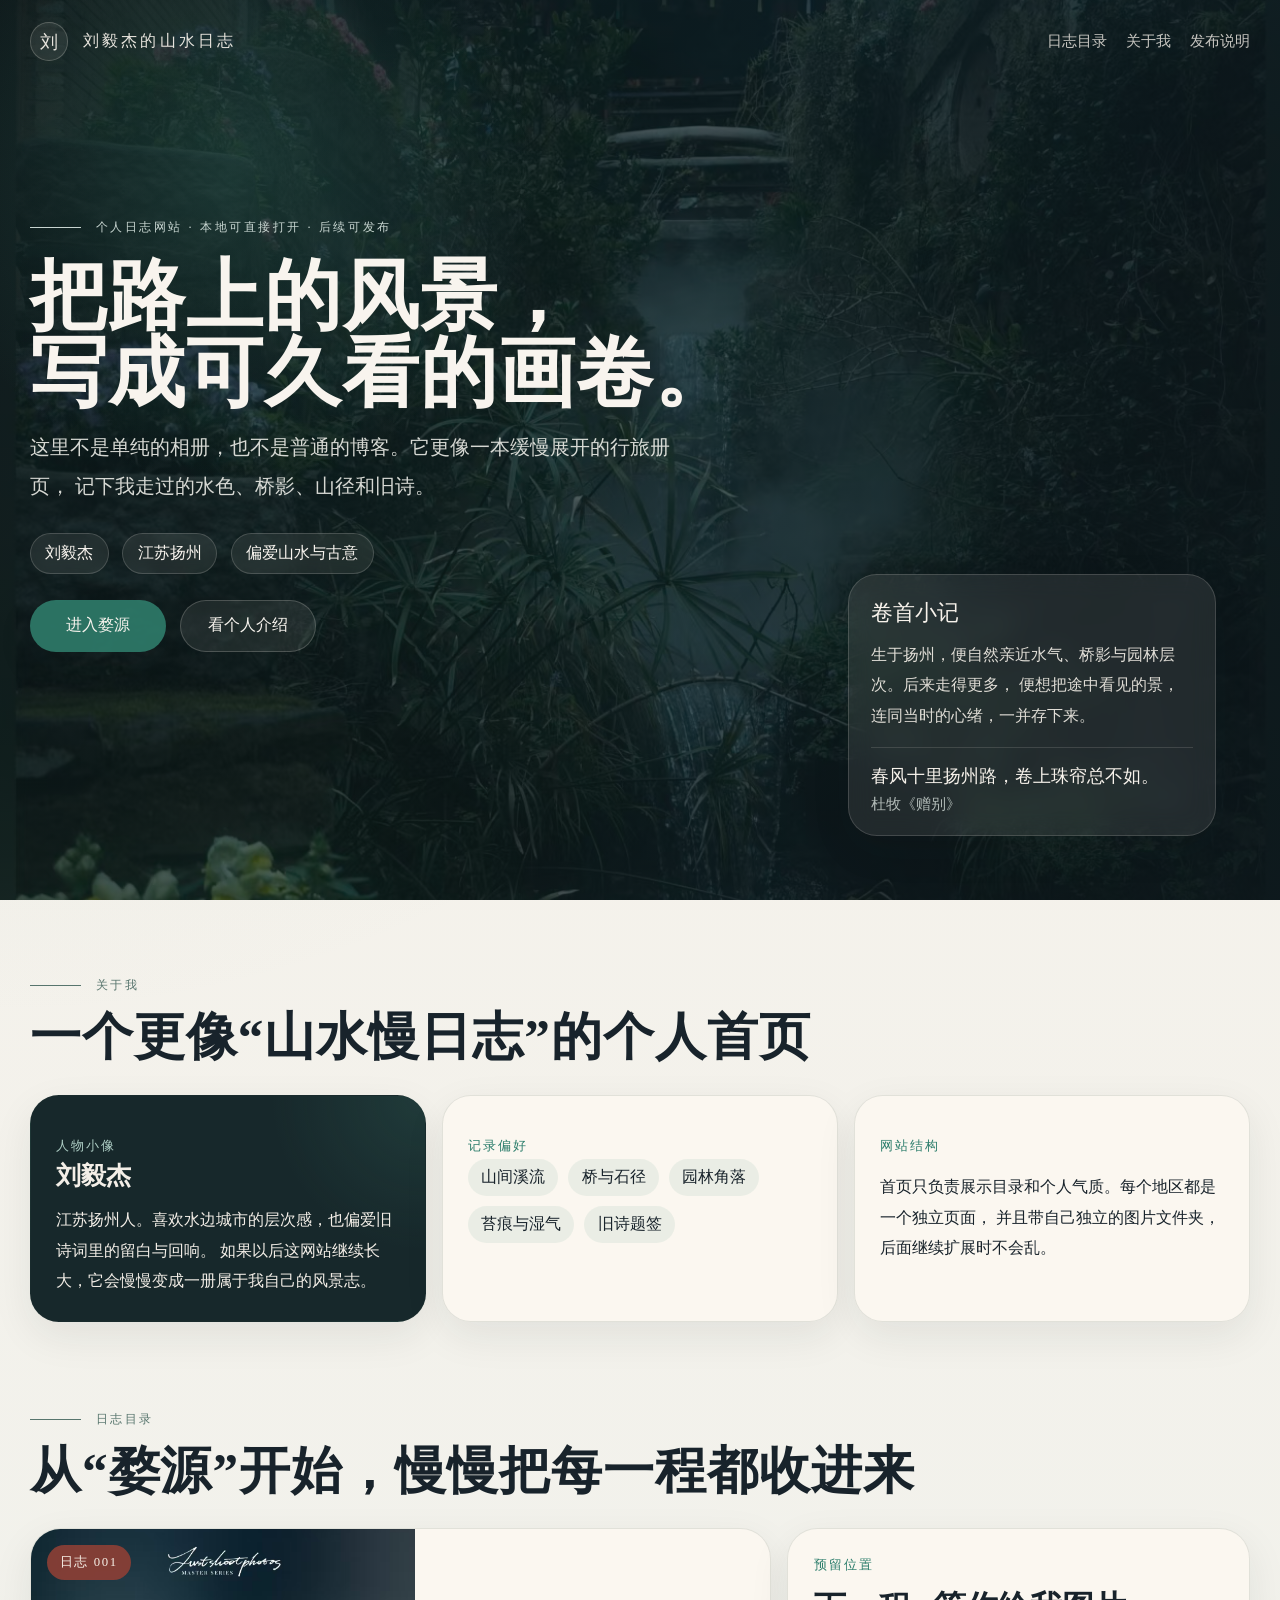
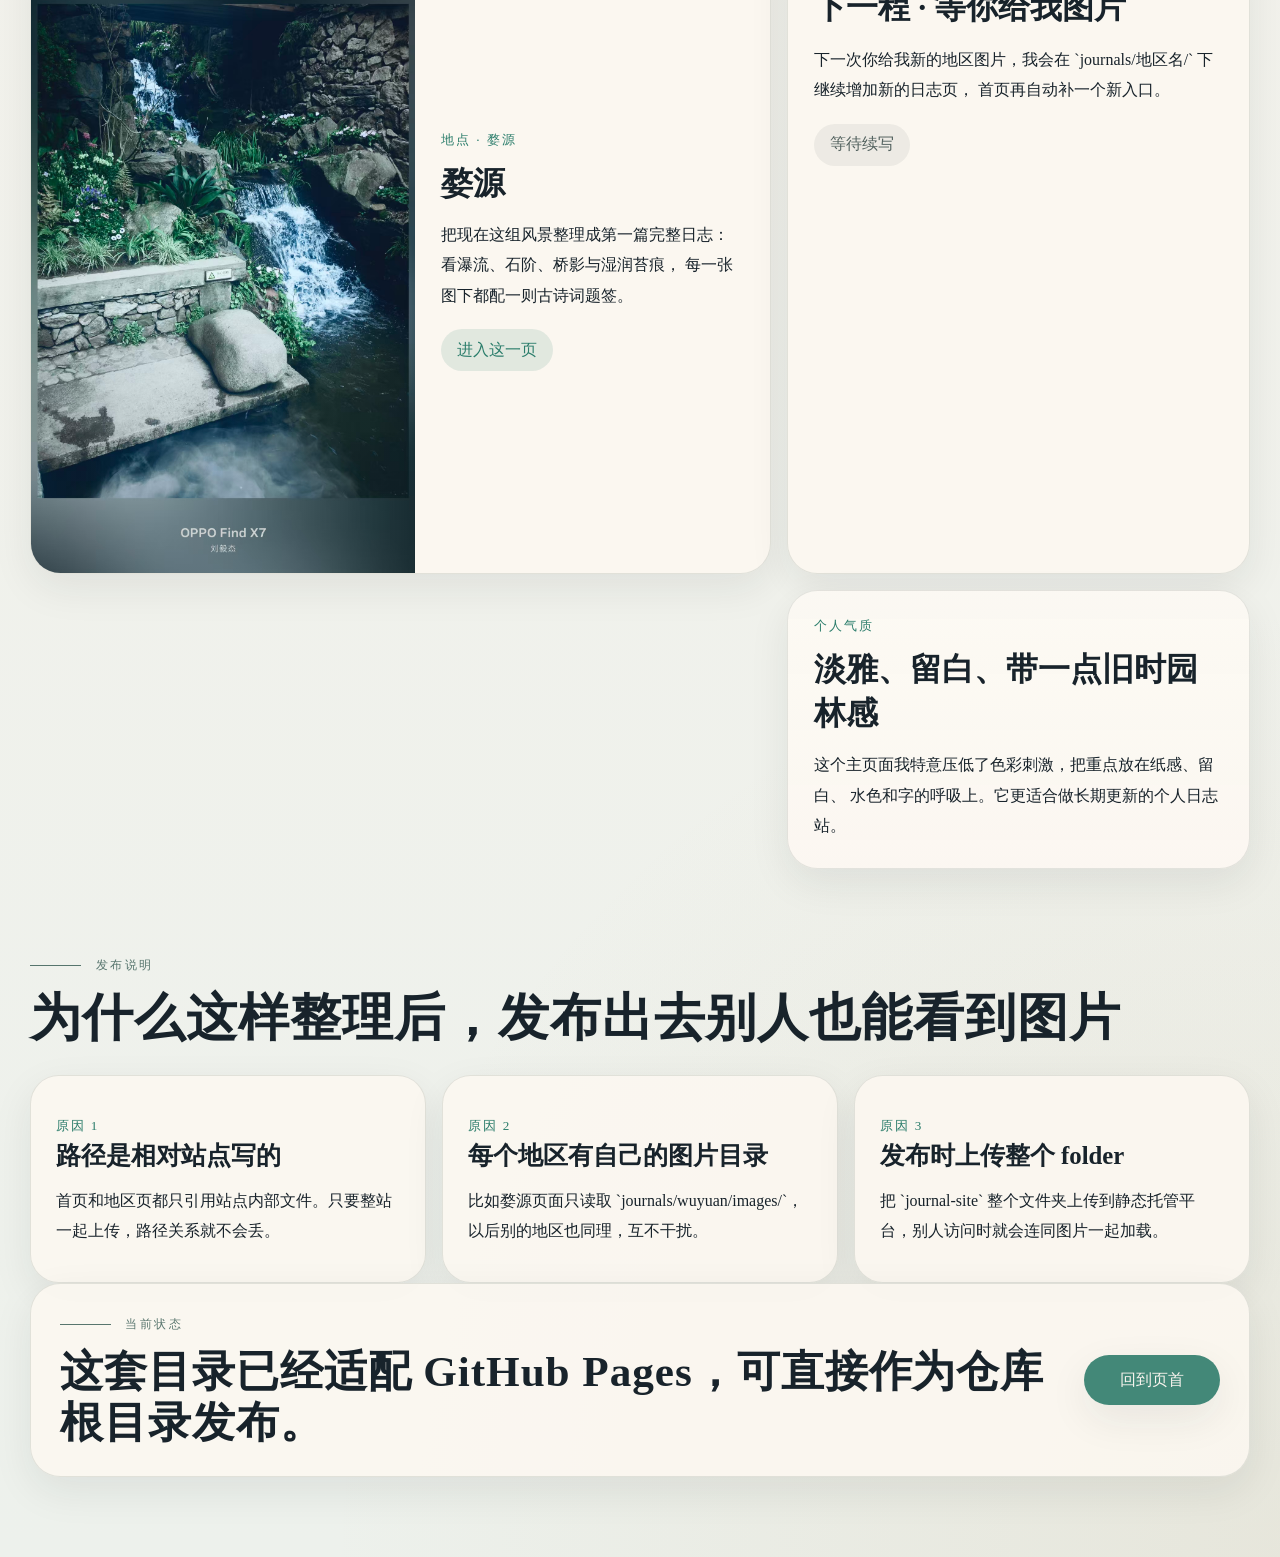
<file: docs/index.html>
<!DOCTYPE html>
<html lang="zh-CN">
<head>
  <meta charset="UTF-8">
  <meta name="viewport" content="width=device-width, initial-scale=1.0">
  <title>刘毅杰的山水日志</title>
  <meta name="description" content="刘毅杰的个人风景日志网站。按地区归档，每一程都有独立页面与独立图片目录。">
  <link rel="stylesheet" href="./assets/css/styles.css">
</head>
<body class="page-home">
  <div class="shell">
    <header class="home-hero" id="top">
      <div class="home-hero__media">
        <img src="./journals/wuyuan/images/9c4d5aaa5c60fa4592ce452924a877e1.jpg" alt="雾气缭绕的溪谷与花木">
      </div>
      <div class="home-hero__wash"></div>

      <nav class="topbar">
        <a class="brand" href="#top">
          <span class="brand__mark">刘</span>
          <span class="brand__text">刘毅杰的山水日志</span>
        </a>
        <div class="topbar__links">
          <a href="#journals">日志目录</a>
          <a href="#about">关于我</a>
          <a href="#publish">发布说明</a>
        </div>
      </nav>

      <div class="home-hero__content">
        <span class="eyebrow" data-reveal>个人日志网站 · 本地可直接打开 · 后续可发布</span>
        <h1 data-reveal>把路上的风景，<br>写成可久看的画卷。</h1>
        <p class="home-hero__lead" data-reveal>
          这里不是单纯的相册，也不是普通的博客。它更像一本缓慢展开的行旅册页，
          记下我走过的水色、桥影、山径和旧诗。
        </p>

        <div class="hero-pills" data-reveal>
          <span>刘毅杰</span>
          <span>江苏扬州</span>
          <span>偏爱山水与古意</span>
        </div>

        <div class="hero-actions" data-reveal>
          <a class="button button--solid" href="./journals/wuyuan/index.html">进入婺源</a>
          <a class="button button--ghost" href="#about">看个人介绍</a>
        </div>
      </div>

      <aside class="home-hero__aside card card--glass" data-reveal>
        <p class="home-hero__aside-title">卷首小记</p>
        <p class="home-hero__aside-body">
          生于扬州，便自然亲近水气、桥影与园林层次。后来走得更多，
          便想把途中看见的景，连同当时的心绪，一并存下来。
        </p>
        <div class="home-hero__aside-poem">
          <p>春风十里扬州路，卷上珠帘总不如。</p>
          <span>杜牧《赠别》</span>
        </div>
      </aside>
    </header>

    <main class="main">
      <section class="section section--intro" id="about">
        <div class="section-header" data-reveal>
          <span class="eyebrow eyebrow--dark">关于我</span>
          <h2>一个更像“山水慢日志”的个人首页</h2>
        </div>

        <div class="profile-grid">
          <article class="card card--ink" data-reveal>
            <p class="card__meta">人物小像</p>
            <h3>刘毅杰</h3>
            <p>
              江苏扬州人。喜欢水边城市的层次感，也偏爱旧诗词里的留白与回响。
              如果以后这网站继续长大，它会慢慢变成一册属于我自己的风景志。
            </p>
          </article>

          <article class="card" data-reveal>
            <p class="card__meta">记录偏好</p>
            <ul class="tag-list">
              <li>山间溪流</li>
              <li>桥与石径</li>
              <li>园林角落</li>
              <li>苔痕与湿气</li>
              <li>旧诗题签</li>
            </ul>
          </article>

          <article class="card" data-reveal>
            <p class="card__meta">网站结构</p>
            <p>
              首页只负责展示目录和个人气质。每个地区都是一个独立页面，
              并且带自己独立的图片文件夹，后面继续扩展时不会乱。
            </p>
          </article>
        </div>
      </section>

      <section class="section" id="journals">
        <div class="section-header" data-reveal>
          <span class="eyebrow eyebrow--dark">日志目录</span>
          <h2>从“婺源”开始，慢慢把每一程都收进来</h2>
        </div>

        <div class="journal-grid">
          <article class="journal-entry journal-entry--feature" data-reveal>
            <a class="journal-entry__link" href="./journals/wuyuan/index.html">
              <div class="journal-entry__media">
                <img src="./journals/wuyuan/images/7fb3eca7ce73eb7d956327c5b2d6e4e3.jpg" alt="婺源水景与石岸">
                <span class="journal-entry__stamp">日志 001</span>
              </div>
              <div class="journal-entry__body">
                <p class="journal-entry__meta">地点 · 婺源</p>
                <h3>婺源</h3>
                <p>
                  把现在这组风景整理成第一篇完整日志：看瀑流、石阶、桥影与湿润苔痕，
                  每一张图下都配一则古诗词题签。
                </p>
                <span class="journal-entry__cta">进入这一页</span>
              </div>
            </a>
          </article>

          <article class="journal-entry journal-entry--soft" data-reveal>
            <div class="journal-entry__body">
              <p class="journal-entry__meta">预留位置</p>
              <h3>下一程 · 等你给我图片</h3>
              <p>
                下一次你给我新的地区图片，我会在 `journals/地区名/` 下继续增加新的日志页，
                首页再自动补一个新入口。
              </p>
              <span class="journal-entry__cta journal-entry__cta--muted">等待续写</span>
            </div>
          </article>

          <article class="journal-entry journal-entry--quote" data-reveal>
            <div class="journal-entry__body">
              <p class="journal-entry__meta">个人气质</p>
              <h3>淡雅、留白、带一点旧时园林感</h3>
              <p>
                这个主页面我特意压低了色彩刺激，把重点放在纸感、留白、
                水色和字的呼吸上。它更适合做长期更新的个人日志站。
              </p>
            </div>
          </article>
        </div>
      </section>

      <section class="section section--future" id="publish">
        <div class="section-header" data-reveal>
          <span class="eyebrow eyebrow--dark">发布说明</span>
          <h2>为什么这样整理后，发布出去别人也能看到图片</h2>
        </div>

        <div class="future-grid">
          <article class="card" data-reveal>
            <p class="card__meta">原因 1</p>
            <h3>路径是相对站点写的</h3>
            <p>首页和地区页都只引用站点内部文件。只要整站一起上传，路径关系就不会丢。</p>
          </article>
          <article class="card" data-reveal>
            <p class="card__meta">原因 2</p>
            <h3>每个地区有自己的图片目录</h3>
            <p>比如婺源页面只读取 `journals/wuyuan/images/`，以后别的地区也同理，互不干扰。</p>
          </article>
          <article class="card" data-reveal>
            <p class="card__meta">原因 3</p>
            <h3>发布时上传整个 folder</h3>
            <p>把 `journal-site` 整个文件夹上传到静态托管平台，别人访问时就会连同图片一起加载。</p>
          </article>
        </div>

        <div class="tail-card" data-reveal>
          <div>
            <span class="eyebrow eyebrow--dark">当前状态</span>
            <h2>这套目录已经适配 GitHub Pages，可直接作为仓库根目录发布。</h2>
          </div>
          <a class="button button--solid" href="#top">回到页首</a>
        </div>
      </section>
    </main>
  </div>

  <script src="./assets/js/site.js"></script>
</body>
</html>
</file>
<file: docs/assets/css/styles.css>
:root {
  --bg: #eef1ec;
  --paper: rgba(252, 248, 241, 0.88);
  --paper-strong: #fcf7f1;
  --paper-soft: rgba(248, 245, 238, 0.74);
  --ink: #18232b;
  --ink-soft: #53625f;
  --line: rgba(41, 67, 60, 0.12);
  --jade: #2b7d6b;
  --jade-soft: #78a89c;
  --moss: #6f7c65;
  --seal: #8d4036;
  --gold: #b79763;
  --night: #17272b;
  --shadow: 0 28px 80px rgba(20, 33, 32, 0.12);
  --shadow-soft: 0 14px 40px rgba(20, 33, 32, 0.08);
  --max-width: 1220px;
}

* {
  box-sizing: border-box;
}

html {
  scroll-behavior: smooth;
}

body {
  margin: 0;
  min-width: 320px;
  color: var(--ink);
  background:
    radial-gradient(circle at top left, rgba(120, 168, 156, 0.15), transparent 30%),
    radial-gradient(circle at bottom right, rgba(183, 151, 99, 0.12), transparent 28%),
    linear-gradient(180deg, #f7f2eb 0%, #edf1ec 100%);
  font-family: "FangSong", "STFangsong", "Noto Serif SC", "Source Han Serif SC", serif;
}

body::before {
  content: "";
  position: fixed;
  inset: 0;
  pointer-events: none;
  opacity: 0.28;
  background:
    repeating-linear-gradient(
      90deg,
      rgba(255, 255, 255, 0.08) 0,
      rgba(255, 255, 255, 0.08) 1px,
      transparent 1px,
      transparent 22px
    ),
    linear-gradient(120deg, rgba(255, 255, 255, 0.22), transparent 30%);
}

img {
  display: block;
  max-width: 100%;
}

a {
  color: inherit;
  text-decoration: none;
}

button {
  font: inherit;
}

.shell {
  position: relative;
}

.topbar {
  position: relative;
  z-index: 3;
  width: min(calc(100% - 2rem), var(--max-width));
  margin: 0 auto;
  padding-top: 1.4rem;
  display: flex;
  align-items: center;
  justify-content: space-between;
}

.page-home .topbar,
.page-entry .topbar {
  color: rgba(248, 243, 236, 0.92);
}

.brand {
  display: inline-flex;
  align-items: center;
  gap: 0.9rem;
}

.brand__mark {
  width: 2.4rem;
  height: 2.4rem;
  display: inline-grid;
  place-items: center;
  border-radius: 999px;
  border: 1px solid rgba(245, 240, 230, 0.22);
  background: rgba(255, 250, 242, 0.08);
  font-family: "STKaiti", "KaiTi", serif;
  font-size: 1.15rem;
}

.brand__text {
  font-family: "STKaiti", "KaiTi", serif;
  letter-spacing: 0.2rem;
  font-size: 1rem;
}

.topbar__links {
  display: flex;
  gap: 1.2rem;
  font-size: 0.94rem;
}

.topbar__links a {
  opacity: 0.85;
  transition: opacity 180ms ease, transform 180ms ease;
}

.topbar__links a:hover {
  opacity: 1;
  transform: translateY(-1px);
}

.home-hero,
.entry-hero {
  position: relative;
  overflow: clip;
  isolation: isolate;
}

.home-hero {
  min-height: 100vh;
}

.entry-hero {
  min-height: 82vh;
}

.home-hero__media,
.home-hero__wash,
.entry-hero__media,
.entry-hero__wash {
  position: absolute;
  inset: 0;
}

.home-hero__media img,
.entry-hero__media img {
  width: 100%;
  height: 100%;
  object-fit: cover;
  filter: saturate(0.82) brightness(0.78);
}

.home-hero__media img {
  object-position: 50% 36%;
  transform: scale(1.03);
}

.entry-hero__media img {
  object-position: 50% 40%;
}

.home-hero__wash {
  background:
    radial-gradient(circle at 18% 20%, rgba(71, 153, 132, 0.22), transparent 24%),
    linear-gradient(120deg, rgba(12, 23, 25, 0.84) 0%, rgba(16, 28, 31, 0.56) 46%, rgba(14, 25, 30, 0.82) 100%);
}

.entry-hero__wash {
  background:
    linear-gradient(180deg, rgba(11, 20, 23, 0.2) 0%, rgba(11, 20, 23, 0.56) 100%),
    linear-gradient(120deg, rgba(12, 23, 25, 0.8) 0%, rgba(16, 28, 31, 0.5) 48%, rgba(14, 25, 30, 0.78) 100%);
}

.home-hero__content,
.entry-hero__content {
  position: relative;
  z-index: 2;
  width: min(calc(100% - 2rem), var(--max-width));
  margin: 0 auto;
  color: #f8f4ee;
}

.home-hero__content {
  padding: clamp(6.5rem, 12vw, 10rem) 0 7rem;
}

.entry-hero__content {
  padding: clamp(6rem, 10vw, 8.5rem) 0 4.5rem;
}

.eyebrow {
  display: inline-flex;
  align-items: center;
  gap: 0.9rem;
  letter-spacing: 0.16rem;
  font-size: 0.78rem;
  color: rgba(230, 242, 237, 0.86);
}

.eyebrow::before {
  content: "";
  width: 3.2rem;
  height: 1px;
  background: currentColor;
}

.eyebrow--dark {
  color: rgba(43, 82, 74, 0.78);
}

.home-hero h1,
.entry-hero h1,
.section-header h2,
.entry-summary h2,
.tail-card h2 {
  font-family: "STKaiti", "KaiTi", "Noto Serif SC", serif;
  letter-spacing: 0.06rem;
}

.home-hero h1 {
  margin: 1.4rem 0 1rem;
  font-size: clamp(3.2rem, 6vw, 6rem);
  line-height: 1;
}

.entry-hero h1 {
  margin: 1.1rem 0 0.8rem;
  font-size: clamp(3rem, 5vw, 5rem);
  line-height: 1;
}

.home-hero__lead,
.entry-hero__lead {
  max-width: 42rem;
  margin: 0;
  line-height: 1.95;
  color: rgba(241, 241, 236, 0.88);
}

.home-hero__lead {
  font-size: clamp(1.04rem, 1.9vw, 1.24rem);
}

.entry-hero__lead {
  font-size: clamp(1rem, 1.8vw, 1.18rem);
}

.hero-pills,
.hero-actions {
  display: flex;
  flex-wrap: wrap;
  gap: 0.85rem;
}

.hero-pills {
  margin-top: 1.7rem;
}

.hero-pills span {
  padding: 0.58rem 0.9rem;
  border: 1px solid rgba(243, 237, 229, 0.18);
  border-radius: 999px;
  background: rgba(248, 244, 235, 0.08);
  backdrop-filter: blur(8px);
}

.hero-actions {
  margin-top: 1.6rem;
}

.button {
  display: inline-flex;
  align-items: center;
  justify-content: center;
  min-width: 8.5rem;
  padding: 0.9rem 1.35rem;
  border-radius: 999px;
  transition: transform 180ms ease, background 180ms ease, color 180ms ease;
}

.button:hover {
  transform: translateY(-2px);
}

.button--solid {
  color: #f8f4ee;
  background: rgba(47, 125, 107, 0.9);
  box-shadow: var(--shadow-soft);
}

.button--solid:hover {
  background: rgba(61, 144, 124, 0.96);
}

.button--ghost {
  color: #f8f4ee;
  border: 1px solid rgba(245, 240, 233, 0.2);
  background: rgba(248, 244, 235, 0.08);
}

.card {
  border: 1px solid var(--line);
  border-radius: 1.8rem;
  background: var(--paper);
  box-shadow: var(--shadow-soft);
}

.card--glass {
  background: rgba(249, 245, 237, 0.09);
  border-color: rgba(245, 240, 232, 0.16);
  backdrop-filter: blur(12px);
  color: #f7f2eb;
}

.card--ink {
  background:
    radial-gradient(circle at top right, rgba(79, 156, 136, 0.16), transparent 34%),
    #17282b;
  color: #f3eee7;
}

.card__meta {
  margin: 0 0 0.9rem;
  color: var(--jade);
  letter-spacing: 0.12rem;
  font-size: 0.82rem;
}

.card--ink .card__meta {
  color: rgba(192, 226, 216, 0.88);
}

.home-hero__aside,
.entry-hero__aside {
  position: absolute;
  z-index: 2;
  right: min(6vw, 4rem);
  bottom: 4rem;
  width: min(23rem, calc(100% - 2rem));
  padding: 1.45rem 1.4rem 1.3rem;
}

.entry-hero__aside {
  bottom: 3.4rem;
}

.home-hero__aside-title {
  margin: 0 0 0.8rem;
  font-family: "STKaiti", "KaiTi", serif;
  font-size: 1.35rem;
}

.home-hero__aside-body,
.entry-hero__aside p {
  margin: 0;
  line-height: 1.9;
  color: rgba(244, 240, 232, 0.9);
}

.home-hero__aside-poem {
  margin-top: 1rem;
  padding-top: 1rem;
  border-top: 1px solid rgba(242, 235, 227, 0.14);
}

.home-hero__aside-poem p {
  margin: 0;
  font-family: "STKaiti", "KaiTi", serif;
  font-size: 1.12rem;
}

.home-hero__aside-poem span {
  display: block;
  margin-top: 0.45rem;
  color: rgba(225, 235, 230, 0.74);
  font-size: 0.92rem;
}

.entry-breadcrumb {
  margin: 0 0 1rem;
  color: rgba(229, 237, 233, 0.78);
  font-size: 0.92rem;
}

.main {
  padding: 4.5rem 1rem 5rem;
}

.section {
  width: min(100%, var(--max-width));
  margin: 0 auto;
}

.section + .section {
  margin-top: 5.2rem;
}

.section-header {
  margin-bottom: 1.8rem;
}

.section-header h2 {
  margin: 0.9rem 0 0;
  font-size: clamp(2rem, 4vw, 3.3rem);
  line-height: 1.12;
}

.profile-grid,
.future-grid {
  display: grid;
  grid-template-columns: repeat(3, minmax(0, 1fr));
  gap: 1rem;
}

.profile-grid .card,
.future-grid .card {
  padding: 1.55rem;
}

.profile-grid h3,
.future-grid h3,
.journal-entry h3,
.photo-card h3 {
  margin: 0;
  font-family: "STKaiti", "KaiTi", serif;
}

.profile-grid h3,
.future-grid h3 {
  font-size: 1.55rem;
}

.profile-grid p,
.future-grid p {
  margin: 0.85rem 0 0;
  line-height: 1.9;
}

.tag-list {
  display: flex;
  flex-wrap: wrap;
  gap: 0.65rem;
  padding: 0;
  margin: 0;
  list-style: none;
}

.tag-list li {
  padding: 0.5rem 0.82rem;
  border-radius: 999px;
  background: rgba(43, 125, 107, 0.08);
  color: var(--ink);
}

.journal-grid {
  display: grid;
  grid-template-columns: 1.6fr 1fr;
  gap: 1rem;
}

.journal-entry {
  border: 1px solid var(--line);
  border-radius: 1.9rem;
  background: var(--paper);
  box-shadow: var(--shadow-soft);
  overflow: hidden;
}

.journal-entry__link {
  display: grid;
  grid-template-columns: 1.08fr 1fr;
  min-height: 100%;
}

.journal-entry__media {
  position: relative;
  min-height: 19rem;
  overflow: hidden;
  background: #d8e1db;
}

.journal-entry__media::after {
  content: "";
  position: absolute;
  inset: auto 0 0;
  height: 42%;
  background: linear-gradient(180deg, transparent, rgba(11, 19, 19, 0.22));
}

.journal-entry__media img {
  width: 100%;
  height: 100%;
  object-fit: cover;
  object-position: center 42%;
  transform: scale(1.02);
  transition: transform 280ms ease;
}

.journal-entry:hover .journal-entry__media img {
  transform: scale(1.05);
}

.journal-entry__stamp {
  position: absolute;
  top: 1rem;
  left: 1rem;
  z-index: 1;
  padding: 0.55rem 0.8rem;
  border-radius: 999px;
  background: rgba(141, 64, 54, 0.9);
  color: #f7f1e8;
  font-size: 0.8rem;
  letter-spacing: 0.1rem;
}

.journal-entry__body {
  display: flex;
  flex-direction: column;
  justify-content: center;
  padding: 1.65rem;
}

.journal-entry__meta {
  margin: 0 0 0.8rem;
  color: var(--jade);
  font-size: 0.84rem;
  letter-spacing: 0.12rem;
}

.journal-entry h3 {
  font-size: 2rem;
}

.journal-entry p:last-of-type,
.journal-entry__body > p:not(.journal-entry__meta) {
  margin: 0.9rem 0 0;
  line-height: 1.9;
}

.journal-entry__cta {
  display: inline-flex;
  align-items: center;
  width: fit-content;
  margin-top: 1.15rem;
  padding: 0.65rem 1rem;
  border-radius: 999px;
  background: rgba(43, 125, 107, 0.12);
  color: var(--jade);
}

.journal-entry__cta--muted {
  background: rgba(24, 35, 43, 0.06);
  color: var(--ink-soft);
}

.journal-entry--soft,
.journal-entry--quote {
  min-height: 15rem;
}

.journal-entry--quote {
  grid-column: 2;
  background:
    linear-gradient(180deg, rgba(252, 249, 243, 0.92), rgba(251, 247, 241, 0.9)),
    var(--paper);
}

.section--future .future-grid .card {
  min-height: 13rem;
}

.entry-summary {
  display: grid;
  grid-template-columns: 1.15fr 1fr;
  gap: 1.4rem;
  align-items: start;
  padding: 1.6rem 1.8rem;
  border: 1px solid var(--line);
  border-radius: 1.9rem;
  background: var(--paper-soft);
  box-shadow: var(--shadow-soft);
}

.entry-summary h2 {
  margin: 0.95rem 0 0;
  font-size: clamp(2rem, 4vw, 3rem);
  line-height: 1.14;
}

.entry-summary__right p {
  margin: 0;
  line-height: 1.95;
}

.gallery-grid {
  display: grid;
  grid-template-columns: repeat(12, minmax(0, 1fr));
  gap: 1rem;
}

.photo-card {
  grid-column: span 4;
  overflow: hidden;
  border: 1px solid var(--line);
  border-radius: 1.7rem;
  background: var(--paper);
  box-shadow: var(--shadow-soft);
  transition: transform 240ms ease, box-shadow 240ms ease;
}

.photo-card:hover {
  transform: translateY(-4px);
  box-shadow: var(--shadow);
}

.photo-card--wide {
  grid-column: span 6;
}

.photo-card--tall .photo-card__frame {
  min-height: 25rem;
}

.photo-card__button {
  width: 100%;
  padding: 0;
  border: 0;
  background: transparent;
  text-align: left;
  cursor: pointer;
}

.photo-card figure {
  margin: 0;
}

.photo-card__frame {
  position: relative;
  min-height: 21rem;
  overflow: hidden;
  background: #d8e1db;
}

.photo-card__frame::after {
  content: "";
  position: absolute;
  inset: auto 0 0;
  height: 40%;
  background: linear-gradient(180deg, transparent, rgba(12, 18, 19, 0.22));
}

.photo-card__frame img {
  position: absolute;
  inset: 0;
  width: 100%;
  height: 100%;
  object-fit: cover;
  object-position: var(--image-position, center center);
  transform: scale(1.02);
  transition: transform 300ms ease, filter 300ms ease;
  filter: saturate(0.9) contrast(1.04) brightness(0.98);
}

.photo-card:hover .photo-card__frame img {
  transform: scale(1.06);
  filter: saturate(0.98) contrast(1.06) brightness(1);
}

.photo-card__seal {
  position: absolute;
  top: 1rem;
  left: 1rem;
  z-index: 1;
  writing-mode: vertical-rl;
  padding: 0.72rem 0.44rem;
  border-radius: 0.82rem;
  background: rgba(141, 64, 54, 0.92);
  color: #f7efe6;
  font-family: "STKaiti", "KaiTi", serif;
  letter-spacing: 0.14rem;
  box-shadow: 0 12px 26px rgba(44, 17, 12, 0.22);
}

.photo-card figcaption {
  padding: 1.15rem 1.2rem 1.3rem;
}

.photo-card h3 {
  font-size: 1.62rem;
}

.photo-card__poem {
  margin: 0.82rem 0 0.35rem;
  line-height: 1.85;
  font-size: 1.06rem;
}

.photo-card__author {
  color: var(--ink-soft);
  font-size: 0.95rem;
}

.tail-card {
  display: flex;
  align-items: center;
  justify-content: space-between;
  gap: 1rem;
  padding: 1.7rem 1.8rem;
  border: 1px solid var(--line);
  border-radius: 1.9rem;
  background: var(--paper);
  box-shadow: var(--shadow-soft);
}

.tail-card h2 {
  margin: 0.9rem 0 0;
  font-size: clamp(1.8rem, 3.6vw, 2.7rem);
  line-height: 1.18;
}

.lightbox {
  position: fixed;
  inset: 0;
  z-index: 20;
  display: grid;
  place-items: center;
  padding: 1.5rem;
  background: rgba(7, 13, 15, 0.78);
  opacity: 0;
  visibility: hidden;
  transition: opacity 220ms ease, visibility 220ms ease;
}

.lightbox.is-open {
  opacity: 1;
  visibility: visible;
}

.lightbox__dialog {
  width: min(92vw, 980px);
  max-height: 90vh;
  border-radius: 1.7rem;
  overflow: hidden;
  background: #101718;
  box-shadow: 0 30px 80px rgba(0, 0, 0, 0.35);
}

.lightbox__image {
  width: 100%;
  max-height: calc(90vh - 5rem);
  object-fit: contain;
  background: #101718;
}

.lightbox__caption {
  padding: 1rem 1.2rem 1.2rem;
  color: #f3eee7;
  background: rgba(17, 29, 31, 0.94);
}

.lightbox__caption strong,
.lightbox__caption div,
.lightbox__caption small {
  display: block;
}

.lightbox__caption strong {
  font-family: "STKaiti", "KaiTi", serif;
  font-size: 1.2rem;
}

.lightbox__caption div {
  margin-top: 0.45rem;
  line-height: 1.8;
}

.lightbox__caption small {
  margin-top: 0.35rem;
  color: rgba(242, 237, 229, 0.72);
}

.lightbox__close {
  position: fixed;
  top: 1rem;
  right: 1rem;
  width: 3rem;
  height: 3rem;
  border: 0;
  border-radius: 999px;
  background: rgba(243, 238, 231, 0.12);
  color: #fff;
  font-size: 2rem;
  line-height: 1;
  cursor: pointer;
}

[data-reveal] {
  opacity: 0;
  transform: translateY(26px);
  transition: opacity 560ms ease, transform 560ms ease;
}

[data-reveal].is-visible {
  opacity: 1;
  transform: translateY(0);
}

@media (max-width: 1080px) {
  .profile-grid,
  .future-grid,
  .journal-grid,
  .entry-summary {
    grid-template-columns: 1fr;
  }

  .journal-entry__link {
    grid-template-columns: 1fr;
  }

  .journal-entry--quote {
    grid-column: auto;
  }

  .home-hero__aside,
  .entry-hero__aside {
    position: relative;
    right: auto;
    bottom: auto;
    margin: 0 auto 2rem;
    width: min(calc(100% - 2rem), var(--max-width));
  }

  .home-hero__content,
  .entry-hero__content {
    padding-bottom: 3rem;
  }
}

@media (max-width: 820px) {
  .main {
    padding-left: 0.8rem;
    padding-right: 0.8rem;
  }

  .topbar {
    width: calc(100% - 1.4rem);
    gap: 1rem;
  }

  .topbar__links {
    gap: 0.8rem;
    font-size: 0.88rem;
  }

  .brand__text {
    letter-spacing: 0.08rem;
    font-size: 0.95rem;
  }

  .photo-card,
  .photo-card--wide,
  .photo-card--tall {
    grid-column: 1 / -1;
  }

  .photo-card__frame,
  .photo-card--tall .photo-card__frame {
    min-height: 18.2rem;
  }

  .tail-card {
    align-items: flex-start;
    flex-direction: column;
  }
}
</file>
